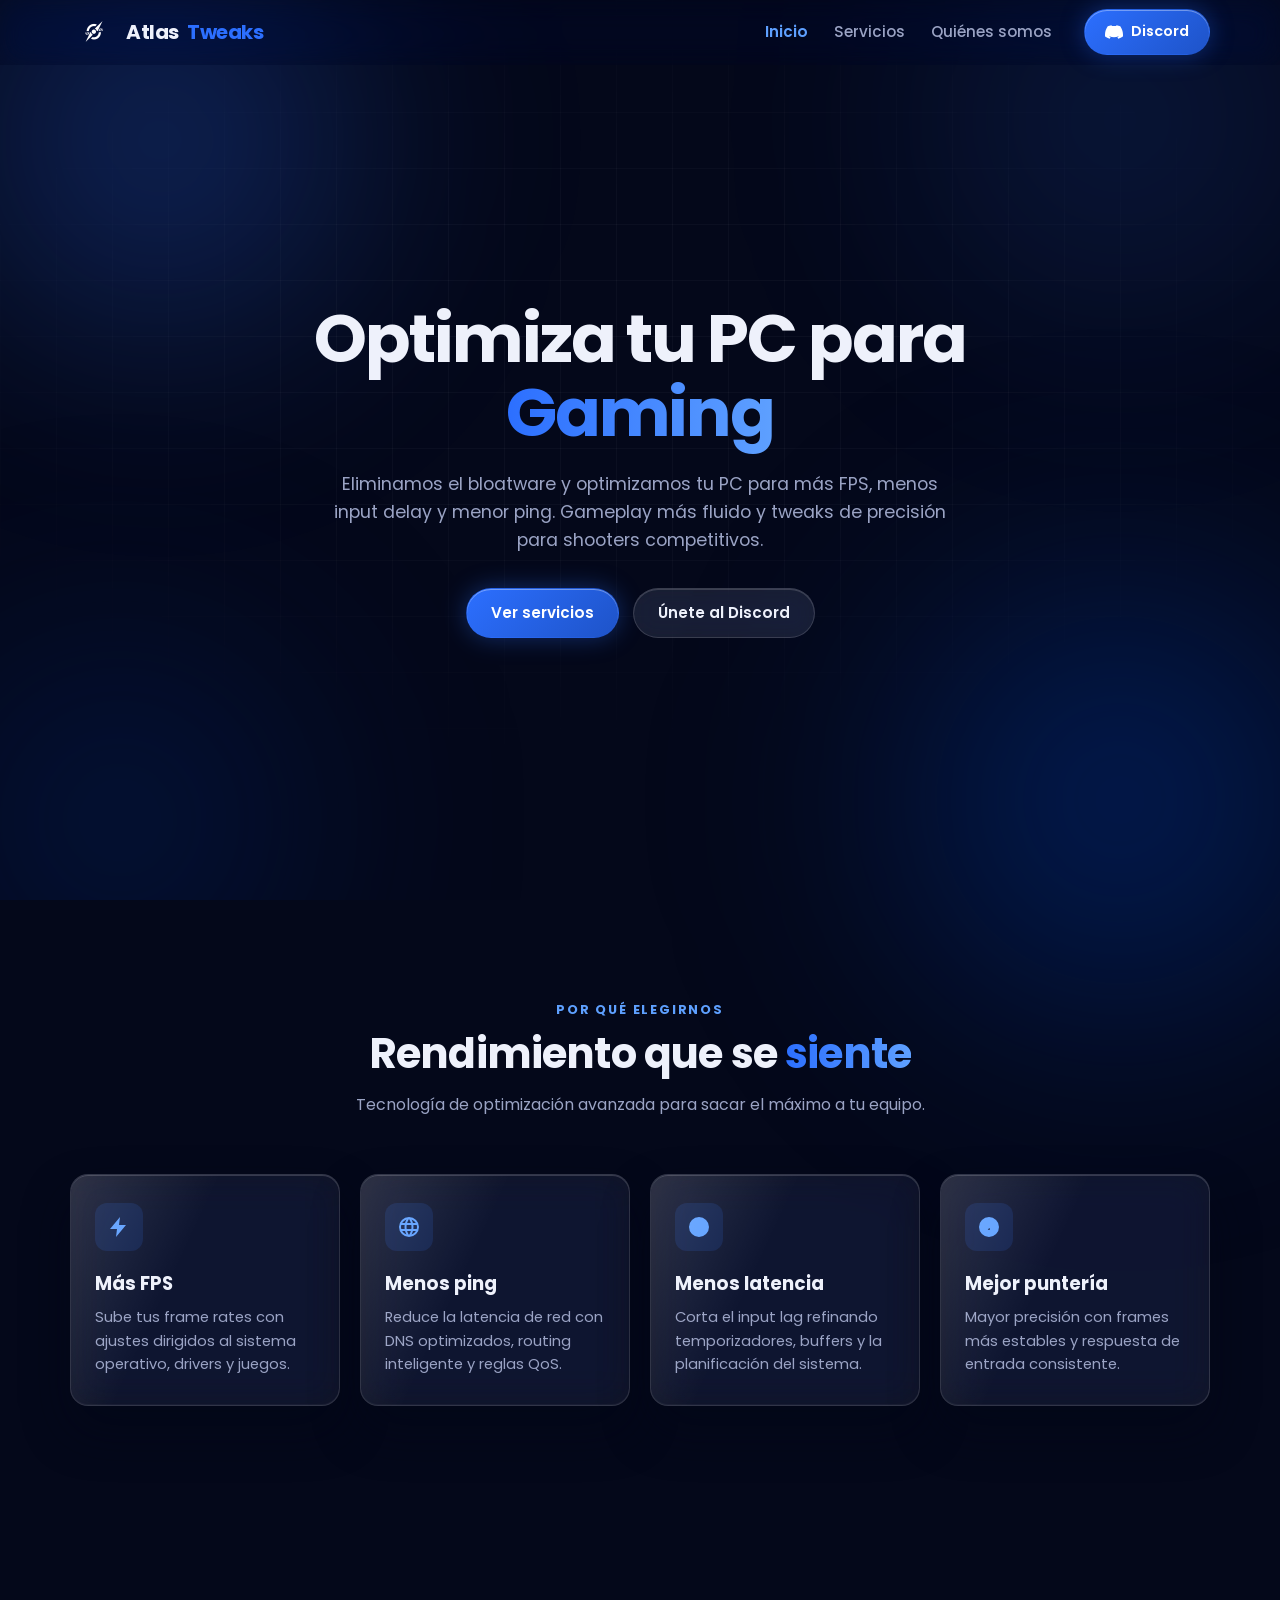
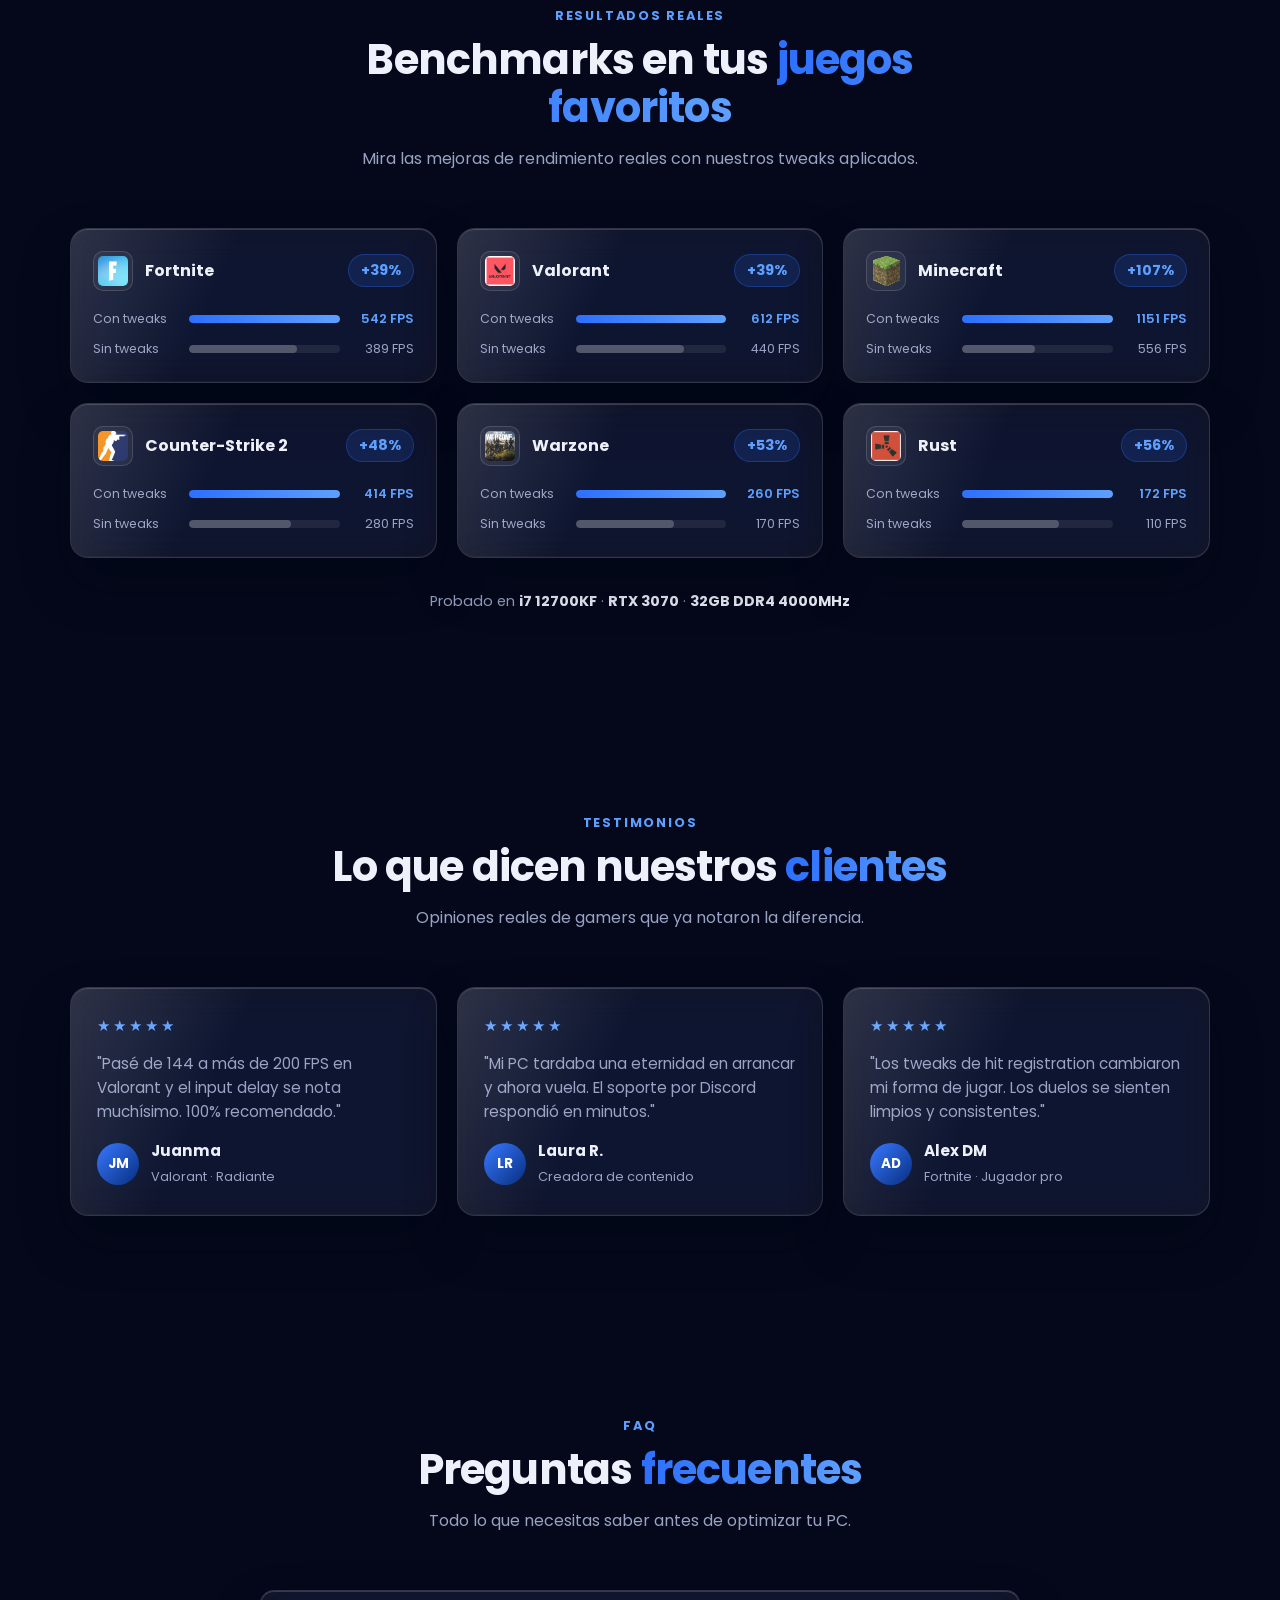
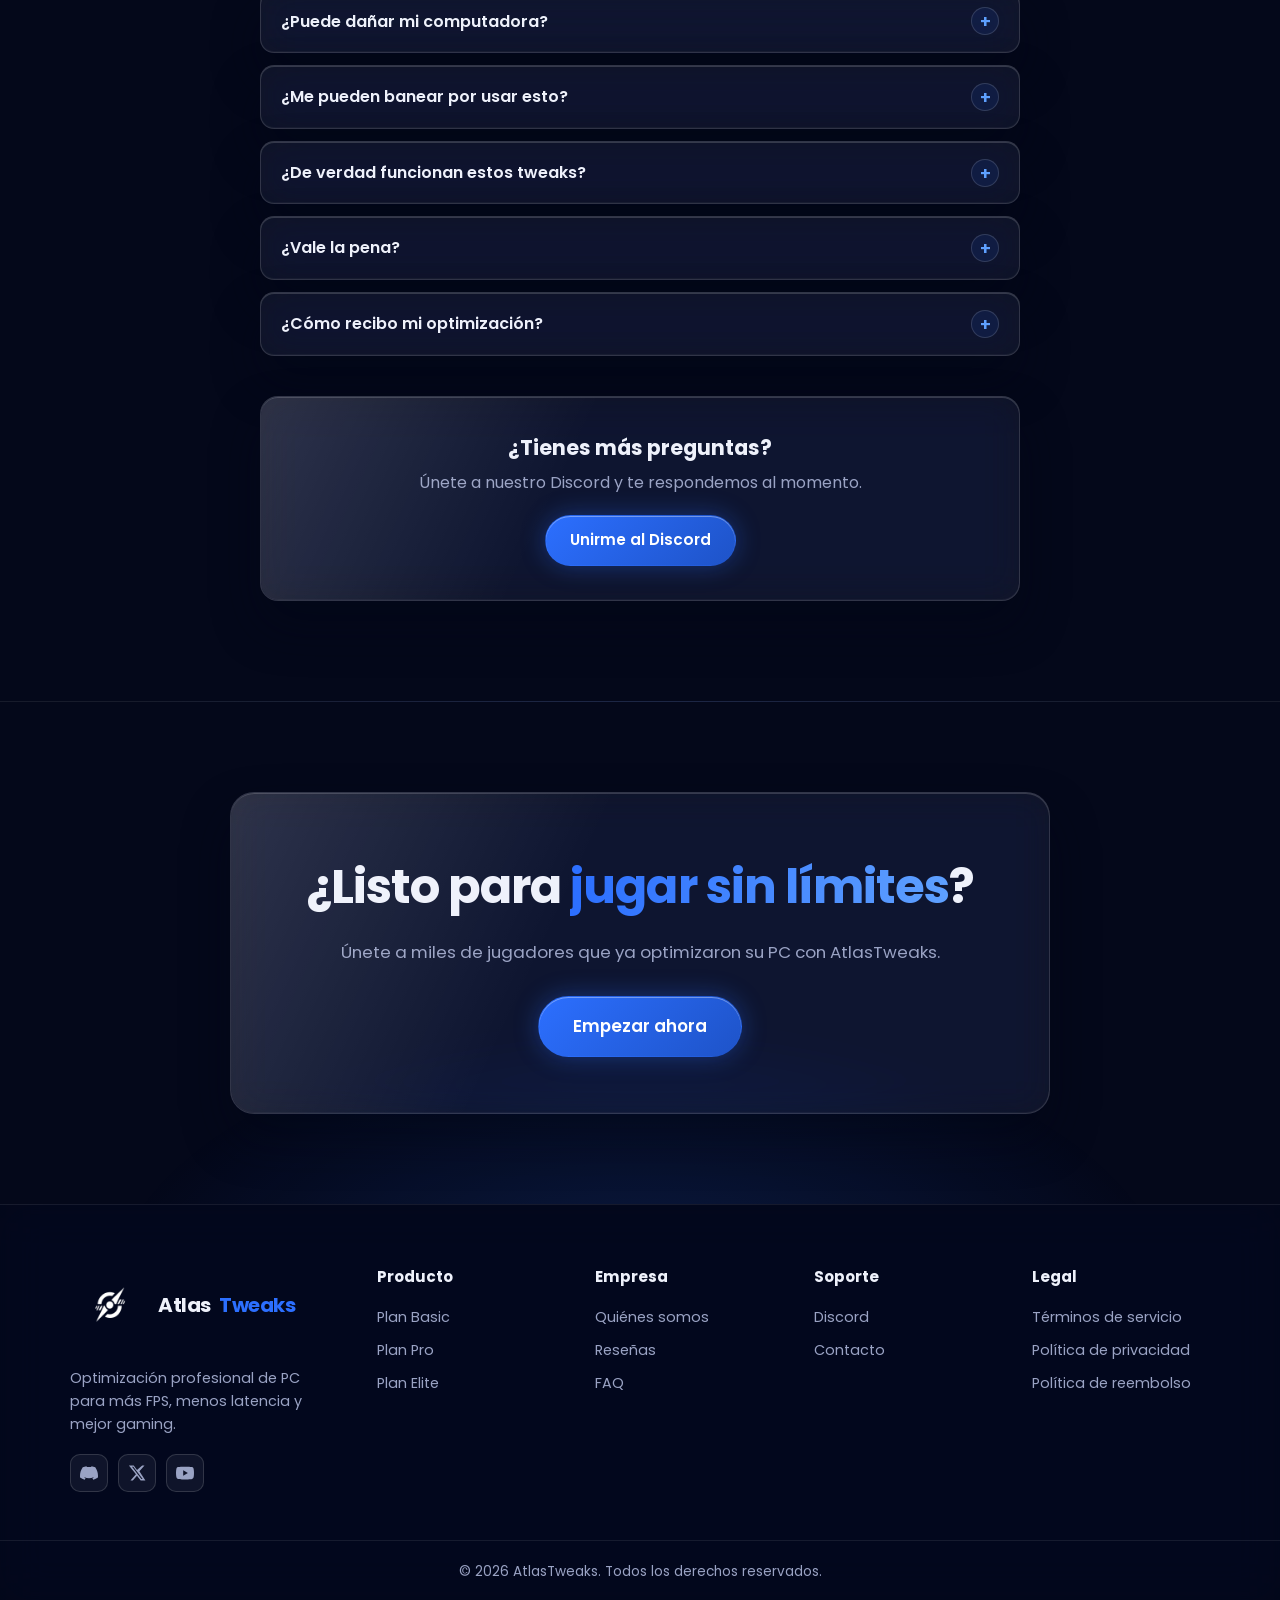
<file: index.html>
<!DOCTYPE html>
<html lang="es">
<head>
  <meta charset="UTF-8">
  <meta name="viewport" content="width=device-width, initial-scale=1.0">
  <meta name="color-scheme" content="dark">
  <meta name="darkreader-lock">
  <title>AtlasTweaks — Optimiza tu PC para Gaming</title>
  <meta name="description" content="Elimina el bloatware y optimiza tu PC para más FPS, menos ping y menor input delay. Gameplay más fluido y tweaks de precisión para juegos competitivos.">
  <link rel="icon" type="image/png" href="logo_altas_tweaks.png">
  <link rel="preconnect" href="https://fonts.googleapis.com">
  <link rel="preconnect" href="https://fonts.gstatic.com" crossorigin>
  <link href="https://fonts.googleapis.com/css2?family=Poppins:wght@400;500;600;700&display=swap" rel="stylesheet">
  <link rel="stylesheet" href="styles.css">
</head>
<body>
  <a class="skip-link" href="#main">Saltar al contenido</a>

  <header class="header" id="header">
    <nav class="nav container" aria-label="Navegación principal">
      <a href="index.html" class="logo">
        <img src="logo_altas_tweaks.png" alt="" class="logo-img">
        Atlas<span>Tweaks</span>
      </a>
      <ul class="nav-menu" id="nav-menu">
        <li><a href="index.html" class="nav-link active">Inicio</a></li>
        <li><a href="servicios.html" class="nav-link">Servicios</a></li>
        <li><a href="quienes-somos.html" class="nav-link">Quiénes somos</a></li>
      </ul>
      <a href="https://discord.gg/UvFCS2g6hP" class="btn btn-primary nav-cta" target="_blank" rel="noopener">
        <svg viewBox="0 0 24 24" fill="currentColor" aria-hidden="true"><path d="M20.32 4.37a19.8 19.8 0 0 0-4.89-1.52.07.07 0 0 0-.08.04c-.21.38-.44.87-.6 1.25a18.3 18.3 0 0 0-5.49 0 12.6 12.6 0 0 0-.61-1.25.08.08 0 0 0-.08-.04 19.7 19.7 0 0 0-4.88 1.52.07.07 0 0 0-.04.03C.53 9.05-.32 13.58.1 18.06a.08.08 0 0 0 .03.05 19.9 19.9 0 0 0 6 3.03.08.08 0 0 0 .08-.03c.46-.63.87-1.3 1.22-2a.08.08 0 0 0-.04-.11 13.1 13.1 0 0 1-1.87-.9.08.08 0 0 1-.01-.13c.13-.09.25-.19.37-.29a.07.07 0 0 1 .08-.01c3.93 1.8 8.18 1.8 12.06 0a.07.07 0 0 1 .08.01c.12.1.24.2.37.29a.08.08 0 0 1-.01.13c-.6.35-1.22.64-1.87.9a.08.08 0 0 0-.04.11c.36.7.77 1.37 1.22 2a.08.08 0 0 0 .08.03 19.8 19.8 0 0 0 6.02-3.03.08.08 0 0 0 .03-.05c.5-5.18-.84-9.68-3.55-13.66a.06.06 0 0 0-.03-.03Z"/></svg>
        Discord
      </a>
      <button class="nav-toggle" id="nav-toggle" aria-label="Abrir menú" aria-expanded="false" aria-controls="nav-menu">
        <span></span><span></span><span></span>
      </button>
    </nav>
  </header>

  <main id="main">
    <section class="hero">
      <div class="hero-bg" aria-hidden="true">
        <div class="glow glow-1"></div>
        <div class="glow glow-2"></div>
        <div class="grid-overlay"></div>
      </div>
      <div class="container hero-content">
        <h1 class="reveal">Optimiza tu PC para <span class="gradient-text">Gaming</span></h1>
        <p class="hero-sub reveal">Eliminamos el bloatware y optimizamos tu PC para más FPS, menos input delay y menor ping. Gameplay más fluido y tweaks de precisión para shooters competitivos.</p>
        <div class="hero-actions reveal">
          <a href="servicios.html" class="btn btn-primary">Ver servicios</a>
          <a href="https://discord.gg/UvFCS2g6hP" class="btn btn-ghost" target="_blank" rel="noopener">Únete al Discord</a>
        </div>
        
      </div>
    </section>

    <section class="section" id="beneficios">
      <div class="container">
        <div class="section-head reveal">
          <p class="section-tag">Por qué elegirnos</p>
          <h2>Rendimiento que se <span class="gradient-text">siente</span></h2>
          <p>Tecnología de optimización avanzada para sacar el máximo a tu equipo.</p>
        </div>
        <div class="cards-grid">
          <article class="card reveal">
            <div class="card-icon" aria-hidden="true">
              <svg viewBox="0 0 24 24" fill="currentColor"><path d="M13 2 3 14h7l-1 8 10-12h-7z"/></svg>
            </div>
            <h3>Más FPS</h3>
            <p>Sube tus frame rates con ajustes dirigidos al sistema operativo, drivers y juegos.</p>
          </article>
          <article class="card reveal">
            <div class="card-icon" aria-hidden="true">
              <svg viewBox="0 0 24 24" fill="currentColor"><path d="M12 2a10 10 0 1 0 0 20 10 10 0 0 0 0-20Zm6.9 6h-2.95a15.7 15.7 0 0 0-1.38-3.56A8.03 8.03 0 0 1 18.9 8ZM12 4.04c.83 1.2 1.48 2.53 1.91 3.96h-3.82A13.7 13.7 0 0 1 12 4.04ZM4.26 14a8.1 8.1 0 0 1 0-4h3.38a16.6 16.6 0 0 0 0 4H4.26Zm.84 2h2.95c.36 1.26.82 2.45 1.38 3.56A8.03 8.03 0 0 1 5.1 16Zm2.95-8H5.1a8.03 8.03 0 0 1 4.33-3.56A15.7 15.7 0 0 0 8.05 8ZM12 19.96a13.7 13.7 0 0 1-1.91-3.96h3.82c-.43 1.43-1.08 2.77-1.91 3.96ZM14.34 14H9.66a14.6 14.6 0 0 1 0-4h4.68a14.6 14.6 0 0 1 0 4Zm.23 5.56c.56-1.11 1.02-2.3 1.38-3.56h2.95a8.03 8.03 0 0 1-4.33 3.56ZM16.36 14a16.6 16.6 0 0 0 0-4h3.38a8.1 8.1 0 0 1 0 4h-3.38Z"/></svg>
            </div>
            <h3>Menos ping</h3>
            <p>Reduce la latencia de red con DNS optimizados, routing inteligente y reglas QoS.</p>
          </article>
          <article class="card reveal">
            <div class="card-icon" aria-hidden="true">
              <svg viewBox="0 0 24 24" fill="currentColor"><path d="M12 2a10 10 0 1 0 0 20 10 10 0 0 0 0-20Zm1 10.41V6h-2v7.41l4.29 4.3 1.42-1.42L13 12.41Z"/></svg>
            </div>
            <h3>Menos latencia</h3>
            <p>Corta el input lag refinando temporizadores, buffers y la planificación del sistema.</p>
          </article>
          <article class="card reveal">
            <div class="card-icon" aria-hidden="true">
              <svg viewBox="0 0 24 24" fill="currentColor"><path d="M12 2a10 10 0 1 0 0 20 10 10 0 0 0 0-20Zm1 10h4v-2h-3.17A3 3 0 0 0 13 8.17V5h-2v3.17A3 3 0 1 0 13 12Zm-1 3a1 1 0 1 1 0-2 1 1 0 0 1 0 2Z"/></svg>
            </div>
            <h3>Mejor puntería</h3>
            <p>Mayor precisión con frames más estables y respuesta de entrada consistente.</p>
          </article>
        </div>
      </div>
    </section>

    <section class="section" id="benchmarks">
      <div class="container">
        <div class="section-head reveal">
          <p class="section-tag">Resultados reales</p>
          <h2>Benchmarks en tus <span class="gradient-text">juegos favoritos</span></h2>
          <p>Mira las mejoras de rendimiento reales con nuestros tweaks aplicados.</p>
        </div>
        <div class="bench-grid">
          <article class="bench-card reveal" data-before="389" data-after="542">
            <div class="bench-top">
              <div class="bench-game">
                <img class="bench-logo-img" src="ICONOGAMES/FORNITE.jpg" alt="Fortnite" width="40" height="40">
                <h3>Fortnite</h3>
              </div>
              <span class="bench-gain">+39%</span>
            </div>
            <div class="bench-row">
              <span class="bench-label">Con tweaks</span>
              <div class="bench-bar"><div class="bench-fill bench-after"></div></div>
              <span class="bench-value bench-value-after">0 FPS</span>
            </div>
            <div class="bench-row">
              <span class="bench-label">Sin tweaks</span>
              <div class="bench-bar"><div class="bench-fill bench-base"></div></div>
              <span class="bench-value">0 FPS</span>
            </div>
          </article>
          <article class="bench-card reveal" data-before="440" data-after="612">
            <div class="bench-top">
              <div class="bench-game">
                <img class="bench-logo-img" src="ICONOGAMES/valorant.png" alt="Valorant" width="40" height="40">
                <h3>Valorant</h3>
              </div>
              <span class="bench-gain">+39%</span>
            </div>
            <div class="bench-row">
              <span class="bench-label">Con tweaks</span>
              <div class="bench-bar"><div class="bench-fill bench-after"></div></div>
              <span class="bench-value bench-value-after">0 FPS</span>
            </div>
            <div class="bench-row">
              <span class="bench-label">Sin tweaks</span>
              <div class="bench-bar"><div class="bench-fill bench-base"></div></div>
              <span class="bench-value">0 FPS</span>
            </div>
          </article>
          <article class="bench-card reveal" data-before="556" data-after="1151">
            <div class="bench-top">
              <div class="bench-game">
                <img class="bench-logo-img" src="ICONOGAMES/minecraft-1-logo-svg-vector.svg" alt="Minecraft" width="40" height="40">
                <h3>Minecraft</h3>
              </div>
              <span class="bench-gain">+107%</span>
            </div>
            <div class="bench-row">
              <span class="bench-label">Con tweaks</span>
              <div class="bench-bar"><div class="bench-fill bench-after"></div></div>
              <span class="bench-value bench-value-after">0 FPS</span>
            </div>
            <div class="bench-row">
              <span class="bench-label">Sin tweaks</span>
              <div class="bench-bar"><div class="bench-fill bench-base"></div></div>
              <span class="bench-value">0 FPS</span>
            </div>
          </article>
          <article class="bench-card reveal" data-before="280" data-after="414">
            <div class="bench-top">
              <div class="bench-game">
                <img class="bench-logo-img" src="ICONOGAMES/cs2NUEVO.jpg" alt="Counter-Strike 2">
                <h3>Counter-Strike 2</h3>
              </div>
              <span class="bench-gain">+48%</span>
            </div>
            <div class="bench-row">
              <span class="bench-label">Con tweaks</span>
              <div class="bench-bar"><div class="bench-fill bench-after"></div></div>
              <span class="bench-value bench-value-after">0 FPS</span>
            </div>
            <div class="bench-row">
              <span class="bench-label">Sin tweaks</span>
              <div class="bench-bar"><div class="bench-fill bench-base"></div></div>
              <span class="bench-value">0 FPS</span>
            </div>
          </article>
          <article class="bench-card reveal" data-before="170" data-after="260">
            <div class="bench-top">
              <div class="bench-game">
                <img class="bench-logo-img" src="ICONOGAMES/warzone.webp" alt="Warzone" width="40" height="40">
                <h3>Warzone</h3>
              </div>
              <span class="bench-gain">+53%</span>
            </div>
            <div class="bench-row">
              <span class="bench-label">Con tweaks</span>
              <div class="bench-bar"><div class="bench-fill bench-after"></div></div>
              <span class="bench-value bench-value-after">0 FPS</span>
            </div>
            <div class="bench-row">
              <span class="bench-label">Sin tweaks</span>
              <div class="bench-bar"><div class="bench-fill bench-base"></div></div>
              <span class="bench-value">0 FPS</span>
            </div>
          </article>
          <article class="bench-card reveal" data-before="110" data-after="172">
            <div class="bench-top">
              <div class="bench-game">
                <img class="bench-logo-img" src="ICONOGAMES/RustNuevo.jpg" alt="Rust">
                <h3>Rust</h3>
              </div>
              <span class="bench-gain">+56%</span>
            </div>
            <div class="bench-row">
              <span class="bench-label">Con tweaks</span>
              <div class="bench-bar"><div class="bench-fill bench-after"></div></div>
              <span class="bench-value bench-value-after">0 FPS</span>
            </div>
            <div class="bench-row">
              <span class="bench-label">Sin tweaks</span>
              <div class="bench-bar"><div class="bench-fill bench-base"></div></div>
              <span class="bench-value">0 FPS</span>
            </div>
          </article>
        </div>
        <p class="bench-note reveal">Probado en <strong>i7 12700KF</strong> · <strong>RTX 3070</strong> · <strong>32GB DDR4 4000MHz</strong></p>
      </div>
    </section>

    <section class="section" id="reseñas">
      <div class="container">
        <div class="section-head reveal">
          <p class="section-tag">Testimonios</p>
          <h2>Lo que dicen nuestros <span class="gradient-text">clientes</span></h2>
          <p>Opiniones reales de gamers que ya notaron la diferencia.</p>
        </div>
        <div class="reviews-grid">
          <article class="review-card reveal">
            <div class="review-stars" aria-label="5 de 5 estrellas">★★★★★</div>
            <p class="review-text">"Pasé de 144 a más de 200 FPS en Valorant y el input delay se nota muchísimo. 100% recomendado."</p>
            <div class="review-author">
              <span class="avatar" aria-hidden="true">JM</span>
              <div>
                <strong>Juanma</strong>
                <span>Valorant · Radiante</span>
              </div>
            </div>
          </article>
          <article class="review-card reveal">
            <div class="review-stars" aria-label="5 de 5 estrellas">★★★★★</div>
            <p class="review-text">"Mi PC tardaba una eternidad en arrancar y ahora vuela. El soporte por Discord respondió en minutos."</p>
            <div class="review-author">
              <span class="avatar" aria-hidden="true">LR</span>
              <div>
                <strong>Laura R.</strong>
                <span>Creadora de contenido</span>
              </div>
            </div>
          </article>
          <article class="review-card reveal">
            <div class="review-stars" aria-label="5 de 5 estrellas">★★★★★</div>
            <p class="review-text">"Los tweaks de hit registration cambiaron mi forma de jugar. Los duelos se sienten limpios y consistentes."</p>
            <div class="review-author">
              <span class="avatar" aria-hidden="true">AD</span>
              <div>
                <strong>Alex DM</strong>
                <span>Fortnite · Jugador pro</span>
              </div>
            </div>
          </article>
        </div>
      </div>
    </section>

    <section class="section" id="faq">
      <div class="container container-narrow">
        <div class="section-head reveal">
          <p class="section-tag">FAQ</p>
          <h2>Preguntas <span class="gradient-text">frecuentes</span></h2>
          <p>Todo lo que necesitas saber antes de optimizar tu PC.</p>
        </div>
        <div class="faq-list reveal">
          <details class="faq-item">
            <summary>¿Puede dañar mi computadora?</summary>
            <div class="faq-body"><p>No, al contrario: al reducir la carga y eliminar apps de fondo inútiles, puede alargar la vida útil de tu equipo.</p></div>
          </details>
          <details class="faq-item">
            <summary>¿Me pueden banear por usar esto?</summary>
            <div class="faq-body"><p>No. Optimizar tu propio sistema operativo no viola las normas de ningún juego. No usamos ni inyectamos nada dentro de los juegos.</p></div>
          </details>
          <details class="faq-item">
            <summary>¿De verdad funcionan estos tweaks?</summary>
            <div class="faq-body"><p>Sí. Los benchmarks de arriba muestran mediciones reales en hardware especificado. También puedes unirte a nuestro Discord para ver más pruebas de la comunidad.</p></div>
          </details>
          <details class="faq-item">
            <summary>¿Vale la pena?</summary>
            <div class="faq-body"><p>Sí: piénsalo como una mejora de PC por una fracción del precio de un componente nuevo.</p></div>
          </details>
          <details class="faq-item">
            <summary>¿Cómo recibo mi optimización?</summary>
            <div class="faq-body"><p>Tras la compra recibirás acceso al panel de descargas y a la guía paso a paso. Si prefieres, un técnico lo aplica contigo en una sesión remota.</p></div>
          </details>
        </div>
        <div class="faq-cta reveal">
          <h3>¿Tienes más preguntas?</h3>
          <p>Únete a nuestro Discord y te respondemos al momento.</p>
          <a href="https://discord.gg/UvFCS2g6hP" class="btn btn-primary" target="_blank" rel="noopener">Unirme al Discord</a>
        </div>
      </div>
    </section>

    <section class="cta-final">
      <div class="container cta-final-inner reveal">
        <h2>¿Listo para <span class="gradient-text">jugar sin límites</span>?</h2>
        <p>Únete a miles de jugadores que ya optimizaron su PC con AtlasTweaks.</p>
        <a href="servicios.html" class="btn btn-primary btn-lg">Empezar ahora</a>
      </div>
    </section>
  </main>

  <footer class="footer">
    <div class="container footer-grid">
      <div class="footer-brand">
        <a href="index.html" class="logo">
          <img src="logo_altas_tweaks.png" alt="" class="logo-img">
          Atlas<span>Tweaks</span>
        </a>
        <p>Optimización profesional de PC para más FPS, menos latencia y mejor gaming.</p>
        <div class="socials">
          <a href="https://discord.gg/UvFCS2g6hP" aria-label="Discord" target="_blank" rel="noopener">
            <svg viewBox="0 0 24 24" fill="currentColor"><path d="M20.32 4.37a19.8 19.8 0 0 0-4.89-1.52.07.07 0 0 0-.08.04c-.21.38-.44.87-.6 1.25a18.3 18.3 0 0 0-5.49 0 12.6 12.6 0 0 0-.61-1.25.08.08 0 0 0-.08-.04 19.7 19.7 0 0 0-4.88 1.52.07.07 0 0 0-.04.03C.53 9.05-.32 13.58.1 18.06a.08.08 0 0 0 .03.05 19.9 19.9 0 0 0 6 3.03.08.08 0 0 0 .08-.03c.46-.63.87-1.3 1.22-2a.08.08 0 0 0-.04-.11 13.1 13.1 0 0 1-1.87-.9.08.08 0 0 1-.01-.13c.13-.09.25-.19.37-.29a.07.07 0 0 1 .08-.01c3.93 1.8 8.18 1.8 12.06 0a.07.07 0 0 1 .08.01c.12.1.24.2.37.29a.08.08 0 0 1-.01.13c-.6.35-1.22.64-1.87.9a.08.08 0 0 0-.04.11c.36.7.77 1.37 1.22 2a.08.08 0 0 0 .08.03 19.8 19.8 0 0 0 6.02-3.03.08.08 0 0 0 .03-.05c.5-5.18-.84-9.68-3.55-13.66a.06.06 0 0 0-.03-.03Z"/></svg>
          </a>
          <a href="#" aria-label="X (Twitter)">
            <svg viewBox="0 0 24 24" fill="currentColor"><path d="M18.9 2H22l-6.8 7.8L23.2 22h-6.3l-4.9-6.4L6.4 22H3.3l7.3-8.3L1.2 2h6.4l4.4 5.9L18.9 2Zm-1.1 18.1h1.7L7.1 3.8H5.3l12.5 16.3Z"/></svg>
          </a>
          <a href="#" aria-label="YouTube">
            <svg viewBox="0 0 24 24" fill="currentColor"><path d="M23.5 6.2a3 3 0 0 0-2.1-2.1C19.5 3.5 12 3.5 12 3.5s-7.5 0-9.4.6A3 3 0 0 0 .5 6.2 31.3 31.3 0 0 0 0 12c0 2 .2 4 .5 5.8a3 3 0 0 0 2.1 2.1c1.9.6 9.4.6 9.4.6s7.5 0 9.4-.6a3 3 0 0 0 2.1-2.1c.3-1.9.5-3.8.5-5.8s-.2-4-.5-5.8ZM9.6 15.6V8.4L15.8 12l-6.2 3.6Z"/></svg>
          </a>
        </div>
      </div>
      <nav class="footer-col" aria-label="Producto">
        <h4>Producto</h4>
        <a href="servicios.html">Plan Basic</a>
        <a href="servicios.html">Plan Pro</a>
        <a href="servicios.html">Plan Elite</a>
      </nav>
      <nav class="footer-col" aria-label="Empresa">
        <h4>Empresa</h4>
        <a href="quienes-somos.html">Quiénes somos</a>
        <a href="index.html#reseñas">Reseñas</a>
        <a href="index.html#faq">FAQ</a>
      </nav>
      <nav class="footer-col" aria-label="Soporte">
        <h4>Soporte</h4>
        <a href="https://discord.gg/UvFCS2g6hP" target="_blank" rel="noopener">Discord</a>
        <a href="mailto:hola@atlastweaks.example">Contacto</a>
      </nav>
      <nav class="footer-col" aria-label="Legal">
        <h4>Legal</h4>
        <a href="#">Términos de servicio</a>
        <a href="#">Política de privacidad</a>
        <a href="#">Política de reembolso</a>
      </nav>
    </div>
    <div class="footer-bottom">
      <div class="container">
        <p>© <span id="year">2026</span> AtlasTweaks. Todos los derechos reservados.</p>
      </div>
    </div>
  </footer>

  <script src="script.js"></script>
</body>
</html>
</file>
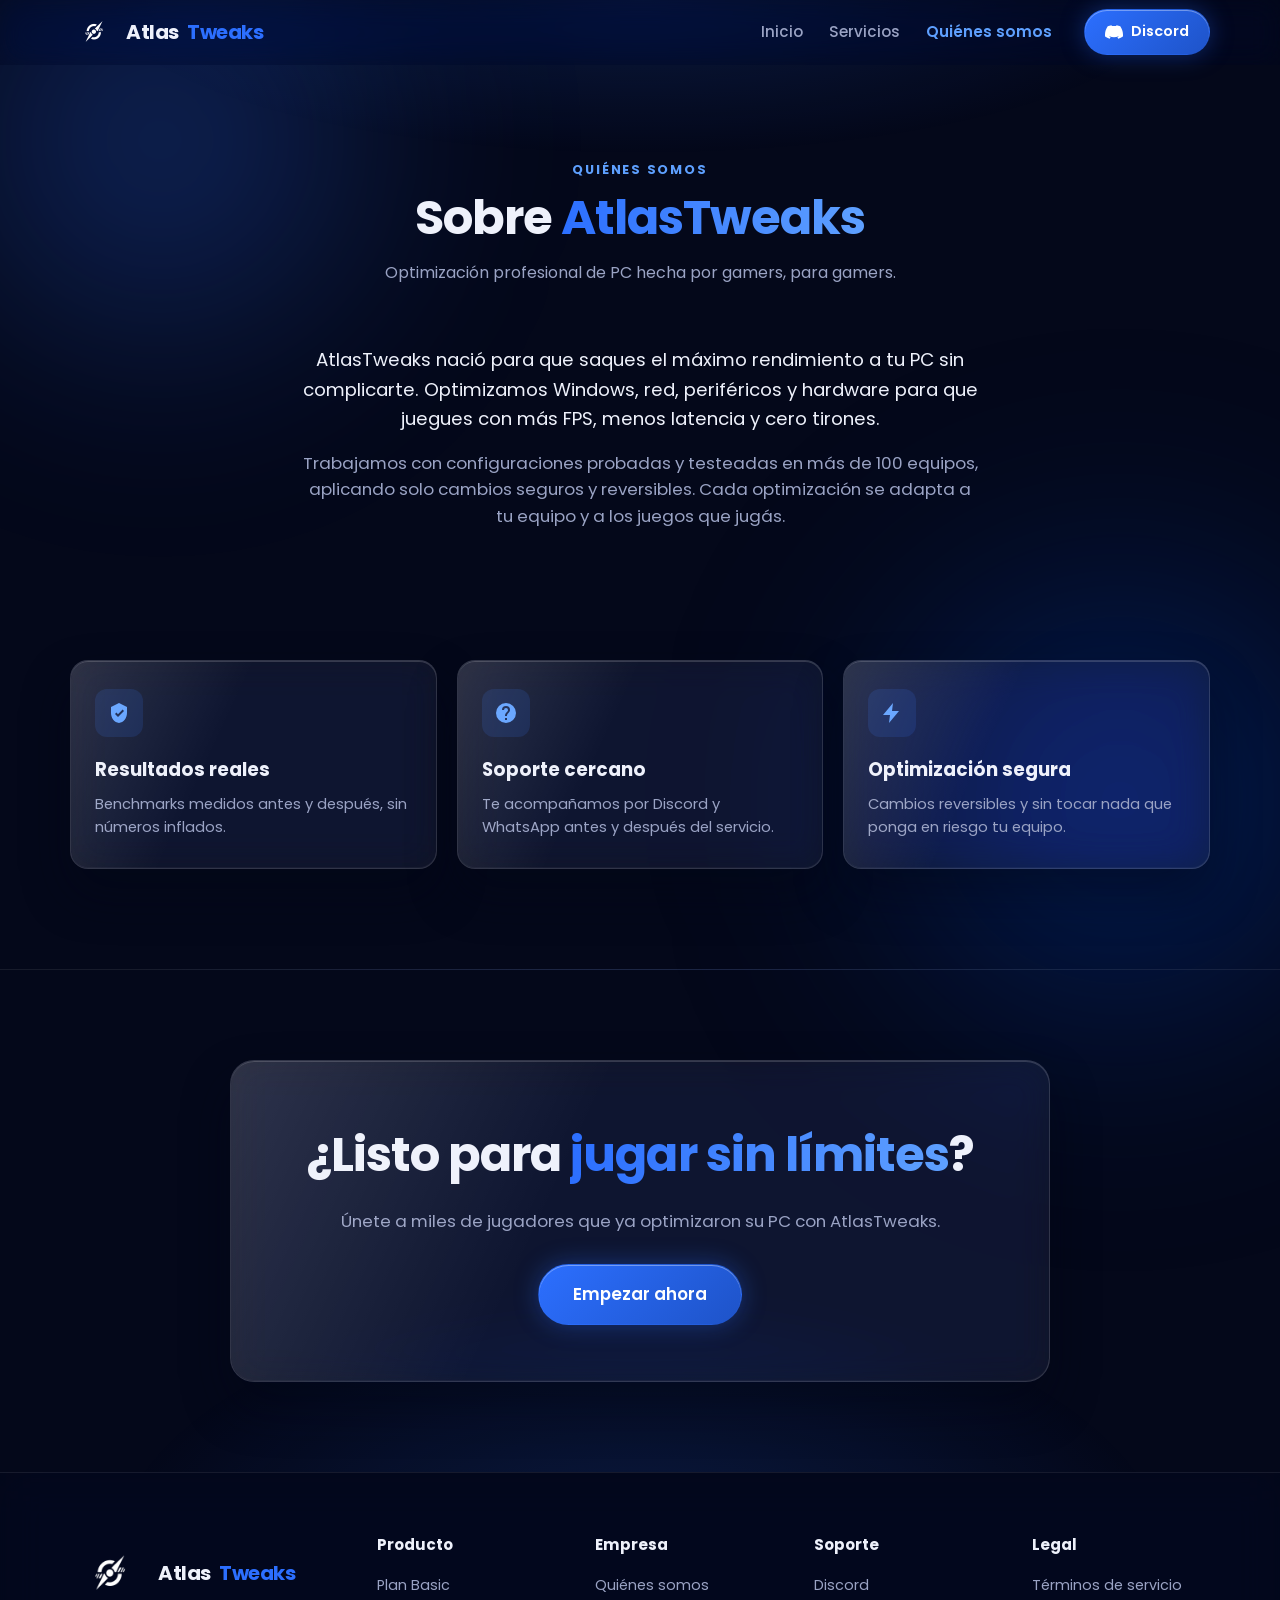
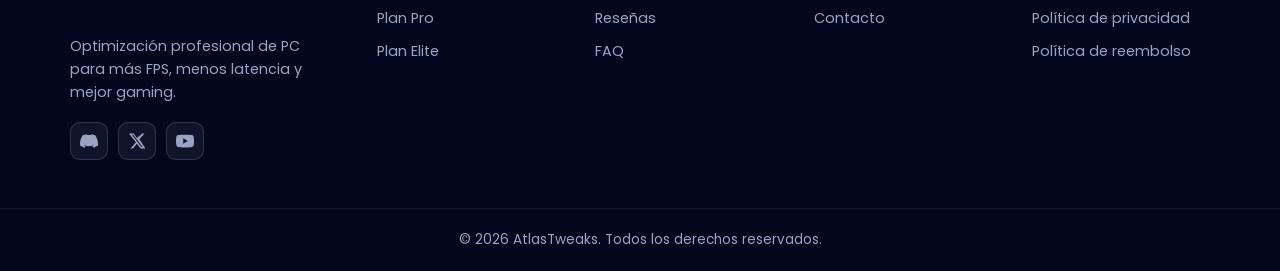
<file: quienes-somos.html>
<!DOCTYPE html>
<html lang="es">
<head>
  <meta charset="UTF-8">
  <meta name="viewport" content="width=device-width, initial-scale=1.0">
  <meta name="color-scheme" content="dark">
  <meta name="darkreader-lock">
  <title>Quiénes somos — AtlasTweaks</title>
  <meta name="description" content="Conocé AtlasTweaks: optimización profesional de PC para gaming. Resultados reales, soporte cercano y optimización segura.">
  <link rel="icon" type="image/png" href="logo_altas_tweaks.png">
  <link rel="preconnect" href="https://fonts.googleapis.com">
  <link rel="preconnect" href="https://fonts.gstatic.com" crossorigin>
  <link href="https://fonts.googleapis.com/css2?family=Poppins:wght@400;500;600;700&display=swap" rel="stylesheet">
  <link rel="stylesheet" href="styles.css">
</head>
<body>
  <a class="skip-link" href="#main">Saltar al contenido</a>

  <header class="header" id="header">
    <nav class="nav container" aria-label="Navegación principal">
      <a href="index.html" class="logo">
        <img src="logo_altas_tweaks.png" alt="" class="logo-img">
        Atlas<span>Tweaks</span>
      </a>
      <ul class="nav-menu" id="nav-menu">
        <li><a href="index.html" class="nav-link">Inicio</a></li>
        <li><a href="servicios.html" class="nav-link">Servicios</a></li>
        <li><a href="quienes-somos.html" class="nav-link active">Quiénes somos</a></li>
      </ul>
      <a href="https://discord.gg/UvFCS2g6hP" class="btn btn-primary nav-cta" target="_blank" rel="noopener">
        <svg viewBox="0 0 24 24" fill="currentColor" aria-hidden="true"><path d="M20.32 4.37a19.8 19.8 0 0 0-4.89-1.52.07.07 0 0 0-.08.04c-.21.38-.44.87-.6 1.25a18.3 18.3 0 0 0-5.49 0 12.6 12.6 0 0 0-.61-1.25.08.08 0 0 0-.08-.04 19.7 19.7 0 0 0-4.88 1.52.07.07 0 0 0-.04.03C.53 9.05-.32 13.58.1 18.06a.08.08 0 0 0 .03.05 19.9 19.9 0 0 0 6 3.03.08.08 0 0 0 .08-.03c.46-.63.87-1.3 1.22-2a.08.08 0 0 0-.04-.11 13.1 13.1 0 0 1-1.87-.9.08.08 0 0 1-.01-.13c.13-.09.25-.19.37-.29a.07.07 0 0 1 .08-.01c3.93 1.8 8.18 1.8 12.06 0a.07.07 0 0 1 .08.01c.12.1.24.2.37.29a.08.08 0 0 1-.01.13c-.6.35-1.22.64-1.87.9a.08.08 0 0 0-.04.11c.36.7.77 1.37 1.22 2a.08.08 0 0 0 .08.03 19.8 19.8 0 0 0 6.02-3.03.08.08 0 0 0 .03-.05c.5-5.18-.84-9.68-3.55-13.66a.06.06 0 0 0-.03-.03Z"/></svg>
        Discord
      </a>
      <button class="nav-toggle" id="nav-toggle" aria-label="Abrir menú" aria-expanded="false" aria-controls="nav-menu">
        <span></span><span></span><span></span>
      </button>
    </nav>
  </header>

  <main id="main">
    <section class="page-hero">
      <div class="container">
        <p class="section-tag">Quiénes somos</p>
        <h1>Sobre <span class="gradient-text">AtlasTweaks</span></h1>
        <p>Optimización profesional de PC hecha por gamers, para gamers.</p>
      </div>
    </section>

    <section class="section section-flow">
      <div class="container container-narrow">
        <div class="about-text reveal">
          <p>AtlasTweaks nació para que saques el máximo rendimiento a tu PC sin complicarte. Optimizamos Windows, red, periféricos y hardware para que juegues con más FPS, menos latencia y cero tirones.</p>
          <p>Trabajamos con configuraciones probadas y testeadas en más de 100 equipos, aplicando solo cambios seguros y reversibles. Cada optimización se adapta a tu equipo y a los juegos que jugás.</p>
        </div>
      </div>
    </section>

    <section class="section section-flow">
      <div class="container">
        <div class="cards-grid three">
          <article class="card reveal">
            <div class="card-icon" aria-hidden="true">
              <svg viewBox="0 0 24 24" fill="currentColor"><path d="M12 2 4 6v6c0 5 3.4 9.4 8 10 4.6-.6 8-5 8-10V6l-8-4Zm-1 14-3-3 1.4-1.4L11 13.2l4.6-4.6L17 10l-6 6Z"/></svg>
            </div>
            <h3>Resultados reales</h3>
            <p>Benchmarks medidos antes y después, sin números inflados.</p>
          </article>
          <article class="card reveal">
            <div class="card-icon" aria-hidden="true">
              <svg viewBox="0 0 24 24" fill="currentColor"><path d="M12 2a10 10 0 1 0 0 20 10 10 0 0 0 0-20Zm1 17h-2v-2h2v2Zm2.07-7.75-.9.92C13.45 12.9 13 13.5 13 15h-2v-.5c0-1.1.45-2.1 1.17-2.83l1.24-1.26c.37-.36.59-.86.59-1.41a2 2 0 0 0-4 0H8a4 4 0 0 1 8 0c0 .88-.36 1.68-.93 2.25Z"/></svg>
            </div>
            <h3>Soporte cercano</h3>
            <p>Te acompañamos por Discord y WhatsApp antes y después del servicio.</p>
          </article>
          <article class="card reveal">
            <div class="card-icon" aria-hidden="true">
              <svg viewBox="0 0 24 24" fill="currentColor"><path d="M13 2 3 14h7l-1 8 10-12h-7z"/></svg>
            </div>
            <h3>Optimización segura</h3>
            <p>Cambios reversibles y sin tocar nada que ponga en riesgo tu equipo.</p>
          </article>
        </div>
      </div>
    </section>

    <section class="cta-final">
      <div class="container cta-final-inner reveal">
        <h2>¿Listo para <span class="gradient-text">jugar sin límites</span>?</h2>
        <p>Únete a miles de jugadores que ya optimizaron su PC con AtlasTweaks.</p>
        <a href="servicios.html" class="btn btn-primary btn-lg">Empezar ahora</a>
      </div>
    </section>
  </main>

  <footer class="footer">
    <div class="container footer-grid">
      <div class="footer-brand">
        <a href="index.html" class="logo">
          <img src="logo_altas_tweaks.png" alt="" class="logo-img">
          Atlas<span>Tweaks</span>
        </a>
        <p>Optimización profesional de PC para más FPS, menos latencia y mejor gaming.</p>
        <div class="socials">
          <a href="https://discord.gg/UvFCS2g6hP" aria-label="Discord" target="_blank" rel="noopener">
            <svg viewBox="0 0 24 24" fill="currentColor"><path d="M20.32 4.37a19.8 19.8 0 0 0-4.89-1.52.07.07 0 0 0-.08.04c-.21.38-.44.87-.6 1.25a18.3 18.3 0 0 0-5.49 0 12.6 12.6 0 0 0-.61-1.25.08.08 0 0 0-.08-.04 19.7 19.7 0 0 0-4.88 1.52.07.07 0 0 0-.04.03C.53 9.05-.32 13.58.1 18.06a.08.08 0 0 0 .03.05 19.9 19.9 0 0 0 6 3.03.08.08 0 0 0 .08-.03c.46-.63.87-1.3 1.22-2a.08.08 0 0 0-.04-.11 13.1 13.1 0 0 1-1.87-.9.08.08 0 0 1-.01-.13c.13-.09.25-.19.37-.29a.07.07 0 0 1 .08-.01c3.93 1.8 8.18 1.8 12.06 0a.07.07 0 0 1 .08.01c.12.1.24.2.37.29a.08.08 0 0 1-.01.13c-.6.35-1.22.64-1.87.9a.08.08 0 0 0-.04.11c.36.7.77 1.37 1.22 2a.08.08 0 0 0 .08.03 19.8 19.8 0 0 0 6.02-3.03.08.08 0 0 0 .03-.05c.5-5.18-.84-9.68-3.55-13.66a.06.06 0 0 0-.03-.03Z"/></svg>
          </a>
          <a href="#" aria-label="X (Twitter)">
            <svg viewBox="0 0 24 24" fill="currentColor"><path d="M18.9 2H22l-6.8 7.8L23.2 22h-6.3l-4.9-6.4L6.4 22H3.3l7.3-8.3L1.2 2h6.4l4.4 5.9L18.9 2Zm-1.1 18.1h1.7L7.1 3.8H5.3l12.5 16.3Z"/></svg>
          </a>
          <a href="#" aria-label="YouTube">
            <svg viewBox="0 0 24 24" fill="currentColor"><path d="M23.5 6.2a3 3 0 0 0-2.1-2.1C19.5 3.5 12 3.5 12 3.5s-7.5 0-9.4.6A3 3 0 0 0 .5 6.2 31.3 31.3 0 0 0 0 12c0 2 .2 4 .5 5.8a3 3 0 0 0 2.1 2.1c1.9.6 9.4.6 9.4.6s7.5 0 9.4-.6a3 3 0 0 0 2.1-2.1c.3-1.9.5-3.8.5-5.8s-.2-4-.5-5.8ZM9.6 15.6V8.4L15.8 12l-6.2 3.6Z"/></svg>
          </a>
        </div>
      </div>
      <nav class="footer-col" aria-label="Producto">
        <h4>Producto</h4>
        <a href="servicios.html">Plan Basic</a>
        <a href="servicios.html">Plan Pro</a>
        <a href="servicios.html">Plan Elite</a>
      </nav>
      <nav class="footer-col" aria-label="Empresa">
        <h4>Empresa</h4>
        <a href="quienes-somos.html">Quiénes somos</a>
        <a href="index.html#reseñas">Reseñas</a>
        <a href="index.html#faq">FAQ</a>
      </nav>
      <nav class="footer-col" aria-label="Soporte">
        <h4>Soporte</h4>
        <a href="https://discord.gg/UvFCS2g6hP" target="_blank" rel="noopener">Discord</a>
        <a href="mailto:hola@atlastweaks.example">Contacto</a>
      </nav>
      <nav class="footer-col" aria-label="Legal">
        <h4>Legal</h4>
        <a href="#">Términos de servicio</a>
        <a href="#">Política de privacidad</a>
        <a href="#">Política de reembolso</a>
      </nav>
    </div>
    <div class="footer-bottom">
      <div class="container">
        <p>© <span id="year">2026</span> AtlasTweaks. Todos los derechos reservados.</p>
      </div>
    </div>
  </footer>

  <script src="script.js"></script>
</body>
</html>
</file>
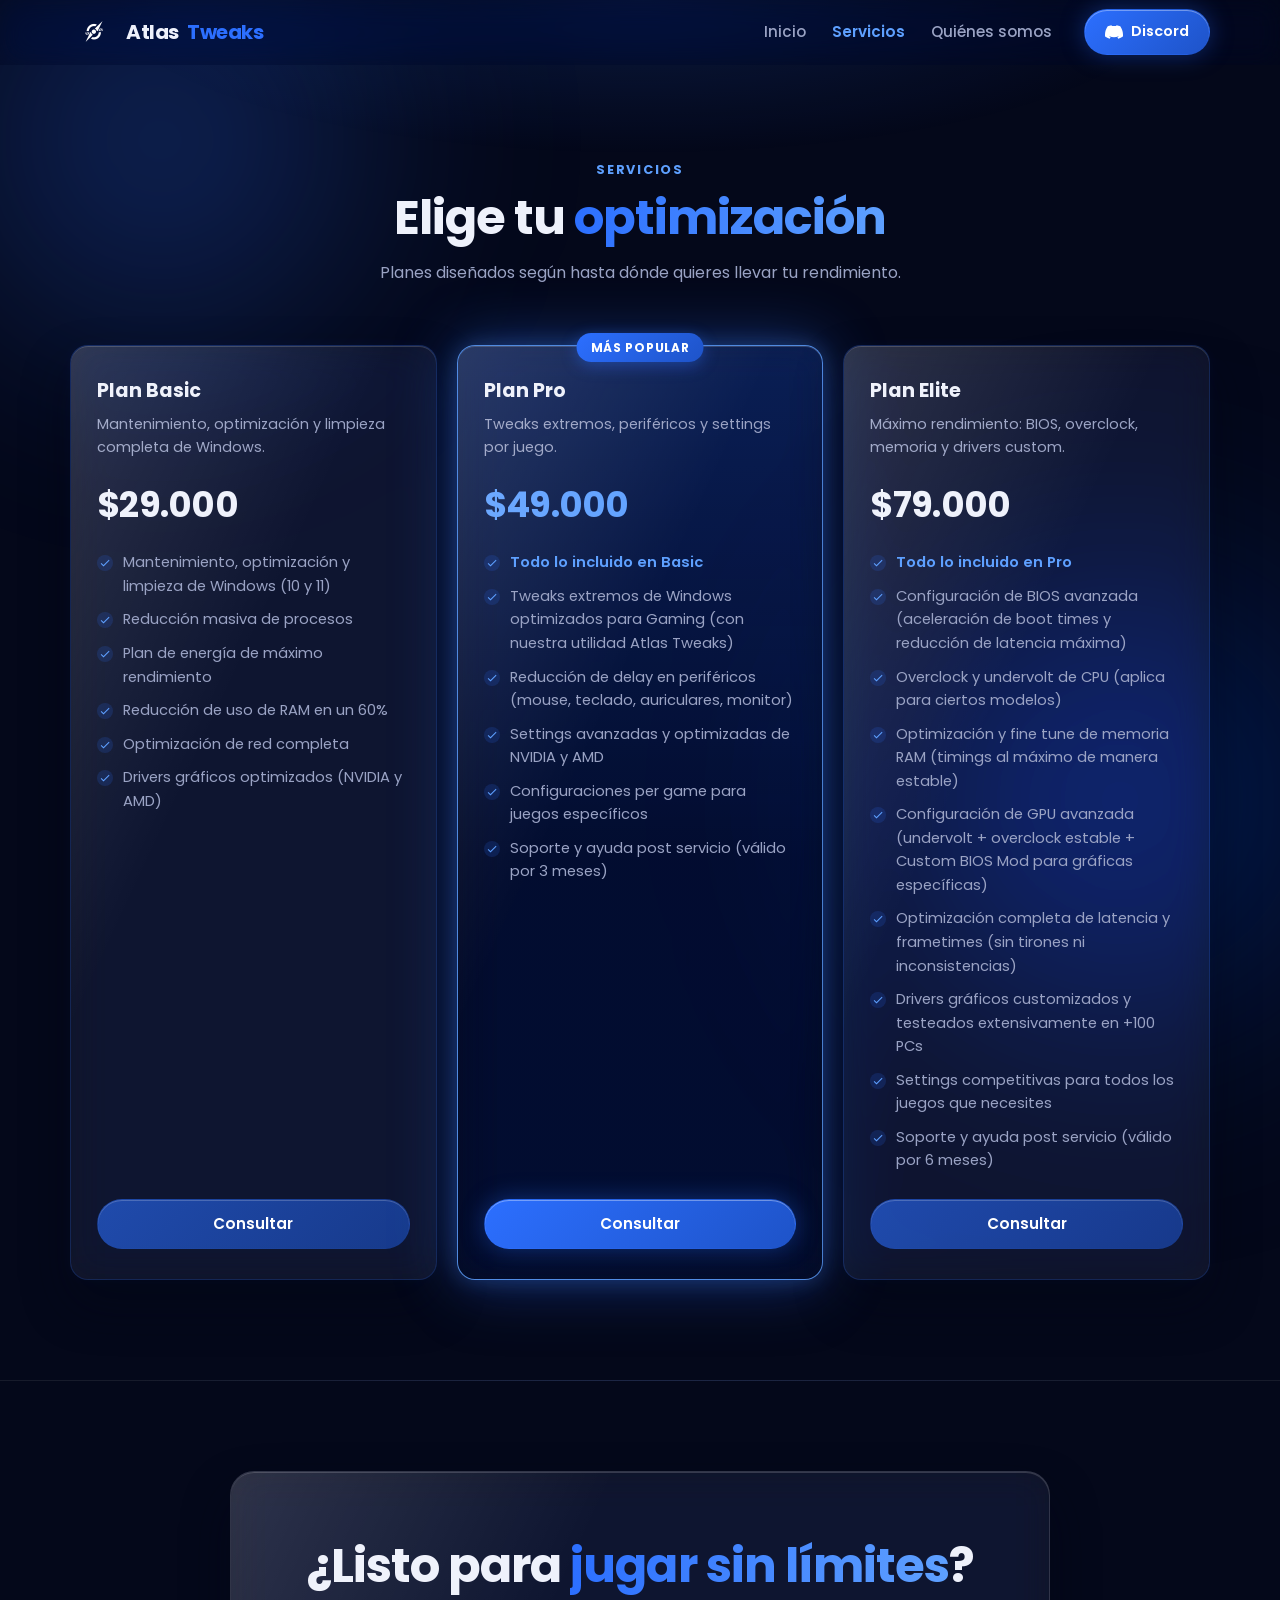
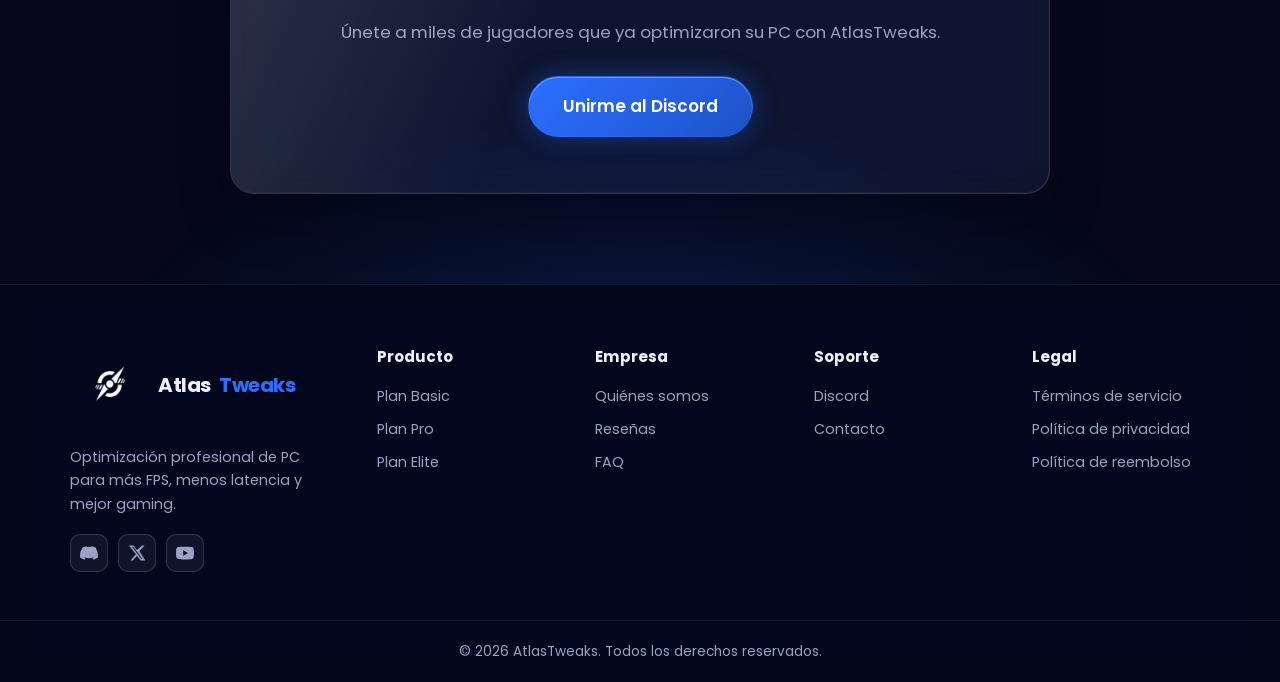
<file: servicios.html>
<!DOCTYPE html>
<html lang="es">
<head>
  <meta charset="UTF-8">
  <meta name="viewport" content="width=device-width, initial-scale=1.0">
  <meta name="color-scheme" content="dark">
  <meta name="darkreader-lock">
  <title>Servicios — AtlasTweaks</title>
  <meta name="description" content="Planes Basic, Pro y Elite de optimización de AtlasTweaks: Windows, periféricos, BIOS, overclock, memoria RAM y drivers custom.">
  <link rel="icon" type="image/png" href="logo_altas_tweaks.png">
  <link rel="preconnect" href="https://fonts.googleapis.com">
  <link rel="preconnect" href="https://fonts.gstatic.com" crossorigin>
  <link href="https://fonts.googleapis.com/css2?family=Poppins:wght@400;500;600;700&display=swap" rel="stylesheet">
  <link rel="stylesheet" href="styles.css">
</head>
<body>
  <a class="skip-link" href="#main">Saltar al contenido</a>

  <header class="header" id="header">
    <nav class="nav container" aria-label="Navegación principal">
      <a href="index.html" class="logo">
        <img src="logo_altas_tweaks.png" alt="" class="logo-img">
        Atlas<span>Tweaks</span>
      </a>
      <ul class="nav-menu" id="nav-menu">
        <li><a href="index.html" class="nav-link">Inicio</a></li>
        <li><a href="servicios.html" class="nav-link active">Servicios</a></li>
        <li><a href="quienes-somos.html" class="nav-link">Quiénes somos</a></li>
      </ul>
      <a href="https://discord.gg/UvFCS2g6hP" class="btn btn-primary nav-cta" target="_blank" rel="noopener">
        <svg viewBox="0 0 24 24" fill="currentColor" aria-hidden="true"><path d="M20.32 4.37a19.8 19.8 0 0 0-4.89-1.52.07.07 0 0 0-.08.04c-.21.38-.44.87-.6 1.25a18.3 18.3 0 0 0-5.49 0 12.6 12.6 0 0 0-.61-1.25.08.08 0 0 0-.08-.04 19.7 19.7 0 0 0-4.88 1.52.07.07 0 0 0-.04.03C.53 9.05-.32 13.58.1 18.06a.08.08 0 0 0 .03.05 19.9 19.9 0 0 0 6 3.03.08.08 0 0 0 .08-.03c.46-.63.87-1.3 1.22-2a.08.08 0 0 0-.04-.11 13.1 13.1 0 0 1-1.87-.9.08.08 0 0 1-.01-.13c.13-.09.25-.19.37-.29a.07.07 0 0 1 .08-.01c3.93 1.8 8.18 1.8 12.06 0a.07.07 0 0 1 .08.01c.12.1.24.2.37.29a.08.08 0 0 1-.01.13c-.6.35-1.22.64-1.87.9a.08.08 0 0 0-.04.11c.36.7.77 1.37 1.22 2a.08.08 0 0 0 .08.03 19.8 19.8 0 0 0 6.02-3.03.08.08 0 0 0 .03-.05c.5-5.18-.84-9.68-3.55-13.66a.06.06 0 0 0-.03-.03Z"/></svg>
        Discord
      </a>
      <button class="nav-toggle" id="nav-toggle" aria-label="Abrir menú" aria-expanded="false" aria-controls="nav-menu">
        <span></span><span></span><span></span>
      </button>
    </nav>
  </header>

  <main id="main">
    <section class="page-hero">
      <div class="container">
        <p class="section-tag">Servicios</p>
        <h1>Elige tu <span class="gradient-text">optimización</span></h1>
        <p>Planes diseñados según hasta dónde quieres llevar tu rendimiento.</p>
      </div>
    </section>

    <section class="section section-flow">
      <div class="container">
        <div class="pricing-grid">
          <article class="pricing-card reveal">
            <h3>Plan Basic</h3>
            <p class="pricing-desc">Mantenimiento, optimización y limpieza completa de Windows.</p>
            <p class="price">$29.000</p>
            <ul class="pricing-list">
              <li>Mantenimiento, optimización y limpieza de Windows (10 y 11)</li>
              <li>Reducción masiva de procesos</li>
              <li>Plan de energía de máximo rendimiento</li>
              <li>Reducción de uso de RAM en un 60%</li>
              <li>Optimización de red completa</li>
              <li>Drivers gráficos optimizados (NVIDIA y AMD)</li>
            </ul>
            <a href="https://wa.me/TU_NUMERO" class="btn btn-primary btn-block" target="_blank" rel="noopener">Consultar</a>
          </article>
          <article class="pricing-card pricing-featured reveal">
            <span class="pricing-flag">Más popular</span>
            <h3>Plan Pro</h3>
            <p class="pricing-desc">Tweaks extremos, periféricos y settings por juego.</p>
            <p class="price">$49.000</p>
            <ul class="pricing-list">
              <li class="included">Todo lo incluido en Basic</li>
              <li>Tweaks extremos de Windows optimizados para Gaming (con nuestra utilidad Atlas Tweaks)</li>
              <li>Reducción de delay en periféricos (mouse, teclado, auriculares, monitor)</li>
              <li>Settings avanzadas y optimizadas de NVIDIA y AMD</li>
              <li>Configuraciones per game para juegos específicos</li>
              <li>Soporte y ayuda post servicio (válido por 3 meses)</li>
            </ul>
            <a href="https://wa.me/TU_NUMERO" class="btn btn-primary btn-block" target="_blank" rel="noopener">Consultar</a>
          </article>
          <article class="pricing-card reveal">
            <h3>Plan Elite</h3>
            <p class="pricing-desc">Máximo rendimiento: BIOS, overclock, memoria y drivers custom.</p>
            <p class="price">$79.000</p>
            <ul class="pricing-list">
              <li class="included">Todo lo incluido en Pro</li>
              <li>Configuración de BIOS avanzada (aceleración de boot times y reducción de latencia máxima)</li>
              <li>Overclock y undervolt de CPU (aplica para ciertos modelos)</li>
              <li>Optimización y fine tune de memoria RAM (timings al máximo de manera estable)</li>
              <li>Configuración de GPU avanzada (undervolt + overclock estable + Custom BIOS Mod para gráficas específicas)</li>
              <li>Optimización completa de latencia y frametimes (sin tirones ni inconsistencias)</li>
              <li>Drivers gráficos customizados y testeados extensivamente en +100 PCs</li>
              <li>Settings competitivas para todos los juegos que necesites</li>
              <li>Soporte y ayuda post servicio (válido por 6 meses)</li>
            </ul>
            <a href="https://wa.me/TU_NUMERO" class="btn btn-primary btn-block" target="_blank" rel="noopener">Consultar</a>
          </article>
        </div>
      </div>
    </section>

    <section class="cta-final">
      <div class="container cta-final-inner reveal">
        <h2>¿Listo para <span class="gradient-text">jugar sin límites</span>?</h2>
        <p>Únete a miles de jugadores que ya optimizaron su PC con AtlasTweaks.</p>
        <a href="https://discord.gg/UvFCS2g6hP" class="btn btn-primary btn-lg" target="_blank" rel="noopener">Unirme al Discord</a>
      </div>
    </section>
  </main>

  <footer class="footer">
    <div class="container footer-grid">
      <div class="footer-brand">
        <a href="index.html" class="logo">
          <img src="logo_altas_tweaks.png" alt="" class="logo-img">
          Atlas<span>Tweaks</span>
        </a>
        <p>Optimización profesional de PC para más FPS, menos latencia y mejor gaming.</p>
        <div class="socials">
          <a href="https://discord.gg/UvFCS2g6hP" aria-label="Discord" target="_blank" rel="noopener">
            <svg viewBox="0 0 24 24" fill="currentColor"><path d="M20.32 4.37a19.8 19.8 0 0 0-4.89-1.52.07.07 0 0 0-.08.04c-.21.38-.44.87-.6 1.25a18.3 18.3 0 0 0-5.49 0 12.6 12.6 0 0 0-.61-1.25.08.08 0 0 0-.08-.04 19.7 19.7 0 0 0-4.88 1.52.07.07 0 0 0-.04.03C.53 9.05-.32 13.58.1 18.06a.08.08 0 0 0 .03.05 19.9 19.9 0 0 0 6 3.03.08.08 0 0 0 .08-.03c.46-.63.87-1.3 1.22-2a.08.08 0 0 0-.04-.11 13.1 13.1 0 0 1-1.87-.9.08.08 0 0 1-.01-.13c.13-.09.25-.19.37-.29a.07.07 0 0 1 .08-.01c3.93 1.8 8.18 1.8 12.06 0a.07.07 0 0 1 .08.01c.12.1.24.2.37.29a.08.08 0 0 1-.01.13c-.6.35-1.22.64-1.87.9a.08.08 0 0 0-.04.11c.36.7.77 1.37 1.22 2a.08.08 0 0 0 .08.03 19.8 19.8 0 0 0 6.02-3.03.08.08 0 0 0 .03-.05c.5-5.18-.84-9.68-3.55-13.66a.06.06 0 0 0-.03-.03Z"/></svg>
          </a>
          <a href="#" aria-label="X (Twitter)">
            <svg viewBox="0 0 24 24" fill="currentColor"><path d="M18.9 2H22l-6.8 7.8L23.2 22h-6.3l-4.9-6.4L6.4 22H3.3l7.3-8.3L1.2 2h6.4l4.4 5.9L18.9 2Zm-1.1 18.1h1.7L7.1 3.8H5.3l12.5 16.3Z"/></svg>
          </a>
          <a href="#" aria-label="YouTube">
            <svg viewBox="0 0 24 24" fill="currentColor"><path d="M23.5 6.2a3 3 0 0 0-2.1-2.1C19.5 3.5 12 3.5 12 3.5s-7.5 0-9.4.6A3 3 0 0 0 .5 6.2 31.3 31.3 0 0 0 0 12c0 2 .2 4 .5 5.8a3 3 0 0 0 2.1 2.1c1.9.6 9.4.6 9.4.6s7.5 0 9.4-.6a3 3 0 0 0 2.1-2.1c.3-1.9.5-3.8.5-5.8s-.2-4-.5-5.8ZM9.6 15.6V8.4L15.8 12l-6.2 3.6Z"/></svg>
          </a>
        </div>
      </div>
      <nav class="footer-col" aria-label="Producto">
        <h4>Producto</h4>
        <a href="servicios.html">Plan Basic</a>
        <a href="servicios.html">Plan Pro</a>
        <a href="servicios.html">Plan Elite</a>
      </nav>
      <nav class="footer-col" aria-label="Empresa">
        <h4>Empresa</h4>
        <a href="quienes-somos.html">Quiénes somos</a>
        <a href="index.html#reseñas">Reseñas</a>
        <a href="index.html#faq">FAQ</a>
      </nav>
      <nav class="footer-col" aria-label="Soporte">
        <h4>Soporte</h4>
        <a href="https://discord.gg/UvFCS2g6hP" target="_blank" rel="noopener">Discord</a>
        <a href="mailto:hola@atlastweaks.example">Contacto</a>
      </nav>
      <nav class="footer-col" aria-label="Legal">
        <h4>Legal</h4>
        <a href="#">Términos de servicio</a>
        <a href="#">Política de privacidad</a>
        <a href="#">Política de reembolso</a>
      </nav>
    </div>
    <div class="footer-bottom">
      <div class="container">
        <p>© <span id="year">2026</span> AtlasTweaks. Todos los derechos reservados.</p>
      </div>
    </div>
  </footer>

  <script src="script.js"></script>
</body>
</html>
</file>
<file: styles.css>
:root {
  color-scheme: dark;
  --bg: #04081a;
  --bg-alt: #060d24;
  --border: rgba(255, 255, 255, 0.08);
  --text: #eef1fb;
  --muted: #9aa3c4;
  --blue-light: #012A7D;
  --blue-dark: #001B55;
  --accent: #2c6fff;
  --accent-dark: #1e53c8;
  --accent-2: #5ea0ff;
  --accent-glow: rgba(44, 111, 255, 0.35);
  --glass: rgba(255, 255, 255, 0.055);
  --glass-strong: rgba(255, 255, 255, 0.09);
  --glass-border: rgba(255, 255, 255, 0.14);
  --glass-highlight: rgba(255, 255, 255, 0.16);
  --radius: 18px;
  --font-head: 'Poppins', Arial, sans-serif;
  --font-body: 'Poppins', Arial, sans-serif;
}

* {
  margin: 0;
  padding: 0;
  box-sizing: border-box;
}

html {
  scroll-behavior: smooth;
  background: var(--bg);
}

body {
  font-family: 'Poppins', Arial, sans-serif !important;
  color: var(--text);
  line-height: 1.6;
  overflow-x: hidden;
}

body::before,
body::after {
  content: "";
  position: fixed;
  border-radius: 50%;
  filter: blur(90px);
  z-index: -1;
  pointer-events: none;
}

body::before {
  width: 640px;
  height: 640px;
  background: radial-gradient(circle, rgba(44, 111, 255, 0.32), transparent 65%);
  top: -180px;
  left: -160px;
}

body::after {
  width: 720px;
  height: 720px;
  background: radial-gradient(circle, rgba(1, 42, 125, 0.65), transparent 65%);
  bottom: -260px;
  right: -200px;
}

img,
svg {
  display: block;
}

a {
  color: inherit;
  text-decoration: none;
}

ul {
  list-style: none;
}

.container {
  width: min(1140px, 92%);
  margin-inline: auto;
}

.container-narrow {
  width: min(760px, 92%);
}

.skip-link {
  position: absolute;
  top: -48px;
  left: 16px;
  z-index: 200;
  background: var(--accent);
  color: #fff;
  padding: 10px 16px;
  border-radius: 8px;
  font-weight: 600;
  transition: top 0.2s ease;
}

.skip-link:focus {
  top: 12px;
}

.card,
.bench-card,
.pricing-card,
.review-card,
.faq-item,
.faq-cta,
.cta-final-inner {
  position: relative;
  overflow: hidden;
  background: var(--glass);
  backdrop-filter: blur(18px) saturate(160%);
  -webkit-backdrop-filter: blur(18px) saturate(160%);
  border: 1px solid var(--glass-border);
  box-shadow: inset 0 1px 0 var(--glass-highlight), inset 0 -1px 0 rgba(255, 255, 255, 0.04), 0 24px 48px rgba(2, 6, 23, 0.45);
}

.card::before,
.bench-card::before,
.pricing-card::before,
.review-card::before,
.faq-cta::before,
.cta-final-inner::before {
  content: "";
  position: absolute;
  inset: 0;
  border-radius: inherit;
  background: linear-gradient(115deg, rgba(255, 255, 255, 0.13), rgba(255, 255, 255, 0) 40%);
  pointer-events: none;
}

.btn {
  display: inline-flex;
  align-items: center;
  justify-content: center;
  gap: 8px;
  padding: 12px 24px;
  border-radius: 999px;
  font-weight: 600;
  font-size: 0.95rem;
  border: 1px solid transparent;
  cursor: pointer;
  transition: transform 0.15s ease, box-shadow 0.2s ease, background 0.2s ease, border-color 0.2s ease;
  white-space: nowrap;
}

.btn:active {
  transform: scale(0.97);
}

.btn svg {
  width: 18px;
  height: 18px;
}

.btn-primary {
  background: linear-gradient(135deg, var(--accent), var(--accent-dark));
  color: #fff;
  box-shadow:
    inset 0 1px 0 rgba(255, 255, 255, 0.35),
    0 0 24px var(--accent-glow);
}

.btn-primary:hover {
  box-shadow:
    inset 0 1px 0 rgba(255, 255, 255, 0.35),
    0 0 38px var(--accent-glow);
  transform: translateY(-2px);
}

.btn-ghost {
  background: var(--glass-strong);
  backdrop-filter: blur(12px) saturate(150%);
  -webkit-backdrop-filter: blur(12px) saturate(150%);
  border-color: var(--glass-border);
  box-shadow: inset 0 1px 0 var(--glass-highlight);
  color: var(--text);
}

.btn-ghost:hover {
  border-color: var(--accent);
  color: var(--accent-2);
  transform: translateY(-2px);
}

.btn-block {
  width: 100%;
}

.btn-lg {
  padding: 16px 34px;
  font-size: 1.05rem;
}

.header {
  position: fixed;
  inset: 0 0 auto 0;
  z-index: 100;
  padding: 8px 0;
  background: rgba(4, 8, 26, 0.35);
  backdrop-filter: blur(14px) saturate(150%);
  -webkit-backdrop-filter: blur(14px) saturate(150%);
  border-bottom: 1px solid transparent;
  transition: background 0.25s ease, border-color 0.25s ease, padding 0.25s ease;
}

.header.scrolled {
  background: rgba(4, 8, 26, 0.6);
  border-bottom-color: var(--border);
  padding: 6px 0;
}

.nav {
  display: flex;
  align-items: center;
  gap: 32px;
}

.logo {
  display: inline-flex;
  align-items: center;
  gap: 8px;
  font-family: var(--font-head);
  font-size: 1.25rem;
  font-weight: 700;
  letter-spacing: -0.02em;
}

.header .logo img {
  width: 48px;
  height: 48px;
  object-fit: contain;
}

.footer .logo img {
  width: 80px;
  height: 80px;
  object-fit: contain;
}

.logo span {
  color: var(--accent);
}

.nav-menu {
  display: flex;
  gap: 26px;
  margin-left: auto;
}

.nav-link {
  font-size: 0.95rem;
  font-weight: 500;
  color: var(--muted);
  transition: color 0.2s ease;
}

.nav-link:hover {
  color: var(--text);
}

.nav-link.active {
  color: var(--accent-2);
  font-weight: 600;
}

.nav-cta {
  padding: 10px 20px;
  font-size: 0.9rem;
}

.nav-toggle {
  display: none;
  flex-direction: column;
  gap: 5px;
  background: none;
  border: 0;
  padding: 6px;
  cursor: pointer;
}

.nav-toggle span {
  width: 24px;
  height: 2px;
  border-radius: 2px;
  background: var(--text);
  transition: transform 0.25s ease, opacity 0.25s ease;
}

.nav-open .nav-toggle span:nth-child(1) {
  transform: translateY(7px) rotate(45deg);
}

.nav-open .nav-toggle span:nth-child(2) {
  opacity: 0;
}

.nav-open .nav-toggle span:nth-child(3) {
  transform: translateY(-7px) rotate(-45deg);
}

.hero {
  position: relative;
  min-height: 100vh;
  display: flex;
  align-items: center;
  padding: 140px 0 100px;
  overflow: hidden;
}

.hero-bg {
  position: absolute;
  inset: 0;
  pointer-events: none;
}

.glow {
  position: absolute;
  border-radius: 50%;
  filter: blur(110px);
  opacity: 0.6;
}

.glow-1 {
  width: 560px;
  height: 560px;
  background: radial-gradient(circle, rgba(44, 111, 255, 0.35), transparent 70%);
  top: -160px;
  right: -120px;
  animation: float-a 16s ease-in-out infinite;
}

.glow-2 {
  width: 520px;
  height: 520px;
  background: radial-gradient(circle, rgba(1, 42, 125, 0.75), transparent 70%);
  bottom: -180px;
  left: -140px;
  animation: float-b 20s ease-in-out infinite;
}

@keyframes float-a {
  0%, 100% { transform: translate(0, 0) scale(1); }
  50% { transform: translate(-50px, 40px) scale(1.1); }
}

@keyframes float-b {
  0%, 100% { transform: translate(0, 0) scale(1); }
  50% { transform: translate(60px, -40px) scale(1.06); }
}

.grid-overlay {
  position: absolute;
  inset: 0;
  background-image:
    linear-gradient(rgba(255, 255, 255, 0.03) 1px, transparent 1px),
    linear-gradient(90deg, rgba(255, 255, 255, 0.03) 1px, transparent 1px);
  background-size: 56px 56px;
  mask-image: radial-gradient(ellipse 80% 60% at 50% 40%, black 30%, transparent 75%);
}

.hero-content {
  position: relative;
  text-align: center;
  display: flex;
  flex-direction: column;
  align-items: center;
}

.hero h1 {
  font-family: var(--font-head);
  font-size: clamp(2.4rem, 6vw, 4.2rem);
  font-weight: 700;
  line-height: 1.1;
  letter-spacing: -0.03em;
  max-width: 820px;
}

.gradient-text {
  background: linear-gradient(90deg, var(--accent), var(--accent-2));
  -webkit-background-clip: text;
  background-clip: text;
  color: transparent;
}

.hero-sub {
  margin-top: 20px;
  max-width: 640px;
  color: var(--muted);
  font-size: 1.1rem;
}

.hero-actions {
  display: flex;
  gap: 14px;
  margin-top: 34px;
  flex-wrap: wrap;
  justify-content: center;
}

.hero-stats {
  display: flex;
  gap: clamp(28px, 6vw, 72px);
  margin-top: 60px;
  flex-wrap: wrap;
  justify-content: center;
}

.stat {
  text-align: center;
}

.stat dt {
  font-family: var(--font-head);
  font-size: 2rem;
  font-weight: 700;
  color: var(--accent-2);
  letter-spacing: -0.02em;
}

.stat dd {
  color: var(--muted);
  font-size: 0.9rem;
  margin-top: 2px;
}

.page-hero {
  padding: 160px 0 30px;
  text-align: center;
  position: relative;
  overflow: hidden;
}

.page-hero::before {
  content: "";
  position: absolute;
  inset: 0;
  background: radial-gradient(ellipse 60% 70% at 50% 0%, rgba(44, 111, 255, 0.16), transparent 70%);
  pointer-events: none;
}

.page-hero .container {
  position: relative;
}

.page-hero h1 {
  font-family: var(--font-head);
  font-size: clamp(2rem, 5vw, 3rem);
  font-weight: 700;
  letter-spacing: -0.02em;
  line-height: 1.15;
}

.page-hero > .container > p:last-child {
  color: var(--muted);
  margin-top: 14px;
  max-width: 620px;
  margin-inline: auto;
}

.section {
  padding: 100px 0;
}

.section-flow {
  padding-top: 30px;
}

.section-head {
  text-align: center;
  max-width: 640px;
  margin: 0 auto 56px;
}

.section-tag {
  color: var(--accent-2);
  font-weight: 700;
  font-size: 0.8rem;
  text-transform: uppercase;
  letter-spacing: 0.14em;
  margin-bottom: 10px;
}

.section-head h2 {
  font-family: var(--font-head);
  font-size: clamp(1.8rem, 4vw, 2.6rem);
  font-weight: 700;
  letter-spacing: -0.02em;
  line-height: 1.15;
}

.section-head p:last-child {
  margin-top: 14px;
  color: var(--muted);
}

.cards-grid {
  display: grid;
  grid-template-columns: repeat(4, 1fr);
  gap: 20px;
}

.cards-grid.three {
  grid-template-columns: repeat(3, 1fr);
}

.about-text {
  font-size: 1.05rem;
  color: var(--muted);
  display: grid;
  gap: 16px;
  text-align: center;
  max-width: 680px;
  margin-inline: auto;
}

.about-text p:first-child {
  color: var(--text);
  font-size: 1.15rem;
}

.card {
  display: block;
  border-radius: var(--radius);
  padding: 28px 24px;
  transition: transform 0.2s ease, border-color 0.2s ease, box-shadow 0.2s ease;
}

.card:hover {
  transform: translateY(-6px);
  border-color: rgba(44, 111, 255, 0.5);
  box-shadow:
    inset 0 1px 0 var(--glass-highlight),
    0 12px 40px rgba(0, 0, 0, 0.4),
    0 0 30px rgba(44, 111, 255, 0.12);
}

.card-icon {
  width: 48px;
  height: 48px;
  border-radius: 12px;
  display: grid;
  place-items: center;
  background: rgba(44, 111, 255, 0.14);
  color: var(--accent-2);
  margin-bottom: 18px;
}

.card-icon svg {
  width: 24px;
  height: 24px;
}

.card h3 {
  font-family: var(--font-head);
  font-size: 1.15rem;
  margin-bottom: 8px;
}

.card p {
  color: var(--muted);
  font-size: 0.92rem;
}

.card-more {
  display: inline-block;
  margin-top: 14px;
  color: var(--accent-2);
  font-weight: 600;
  font-size: 0.9rem;
}

a.card:hover .card-more {
  text-decoration: underline;
}

.bench-grid {
  display: grid;
  grid-template-columns: repeat(3, 1fr);
  gap: 20px;
}

.bench-card {
  border-radius: var(--radius);
  padding: 22px;
}

.bench-top {
  display: flex;
  align-items: center;
  justify-content: space-between;
  margin-bottom: 18px;
}

.bench-game {
  display: flex;
  align-items: center;
  gap: 12px;
}

.bench-logo {
  width: 40px;
  height: 40px;
  border-radius: 10px;
  display: grid;
  place-items: center;
  font-family: var(--font-head);
  font-weight: 700;
  font-size: 0.85rem;
  background: linear-gradient(135deg, rgba(44, 111, 255, 0.25), rgba(94, 160, 255, 0.16));
  color: var(--accent-2);
  border: 1px solid var(--glass-border);
}

.bench-logo-img {
  width: 40px;
  height: 40px;
  border-radius: 10px;
  object-fit: contain;
  background: rgba(255, 255, 255, 0.05);
  border: 1px solid var(--glass-border);
  padding: 4px;
}

.bench-game h3 {
  font-family: var(--font-head);
  font-size: 1rem;
}

.bench-gain {
  font-family: var(--font-head);
  font-weight: 700;
  color: var(--accent-2);
  background: rgba(44, 111, 255, 0.14);
  border: 1px solid rgba(44, 111, 255, 0.32);
  padding: 4px 12px;
  border-radius: 999px;
  font-size: 0.9rem;
}

.bench-row {
  display: grid;
  grid-template-columns: 86px 1fr 64px;
  align-items: center;
  gap: 10px;
  margin-top: 10px;
}

.bench-label {
  font-size: 0.78rem;
  color: var(--muted);
}

.bench-bar {
  height: 8px;
  border-radius: 999px;
  background: rgba(255, 255, 255, 0.08);
  overflow: hidden;
}

.bench-fill {
  height: 100%;
  width: 0;
  border-radius: 999px;
  transition: width 1.2s cubic-bezier(0.22, 1, 0.36, 1);
}

.bench-after {
  background: linear-gradient(90deg, var(--accent), var(--accent-2));
  box-shadow: 0 0 12px var(--accent-glow);
}

.bench-base {
  background: rgba(255, 255, 255, 0.22);
}

.bench-value {
  font-size: 0.8rem;
  color: var(--muted);
  text-align: right;
  font-variant-numeric: tabular-nums;
}

.bench-value-after {
  color: var(--accent-2);
  font-weight: 600;
}

.bench-note {
  text-align: center;
  margin-top: 32px;
  color: var(--muted);
  font-size: 0.9rem;
}

.bench-note strong {
  color: var(--text);
}

.pricing-grid {
  display: grid;
  grid-template-columns: repeat(3, 1fr);
  gap: 20px;
  align-items: stretch;
}

.pricing-card {
  overflow: visible;
  border-radius: var(--radius);
  padding: 30px 26px;
  display: flex;
  flex-direction: column;
  transition: transform 0.2s ease, border-color 0.2s ease, box-shadow 0.2s ease;
}

.pricing-card:hover {
  transform: translateY(-6px);
  border-color: rgba(44, 111, 255, 0.45);
}

.pricing-card:not(.pricing-featured) {
  border-color: rgba(44, 111, 255, 0.2);
  box-shadow:
    inset 0 1px 0 var(--glass-highlight),
    0 24px 48px rgba(2, 6, 23, 0.45),
    0 0 14px rgba(44, 111, 255, 0.05);
}

.pricing-featured {
  border-color: rgba(94, 160, 255, 0.85);
  background: linear-gradient(180deg, rgba(44, 111, 255, 0.22), rgba(44, 111, 255, 0.05) 55%);
  box-shadow:
    inset 0 1px 0 var(--glass-highlight),
    0 0 64px rgba(44, 111, 255, 0.42),
    0 0 22px rgba(94, 160, 255, 0.25),
    0 24px 48px rgba(2, 6, 23, 0.45);
}

.pricing-flag {
  position: absolute;
  top: -13px;
  left: 50%;
  transform: translateX(-50%);
  background: linear-gradient(135deg, var(--accent), var(--accent-dark));
  color: #fff;
  font-size: 0.75rem;
  font-weight: 700;
  text-transform: uppercase;
  letter-spacing: 0.06em;
  padding: 5px 14px;
  border-radius: 999px;
  box-shadow: 0 4px 16px rgba(44, 111, 255, 0.4);
  z-index: 1;
}

.pricing-card h3 {
  font-family: var(--font-head);
  font-size: 1.2rem;
}

.pricing-desc {
  color: var(--muted);
  font-size: 0.9rem;
  margin-top: 6px;
}

.price {
  font-family: var(--font-head);
  font-size: 2.2rem;
  font-weight: 700;
  margin: 18px 0;
  letter-spacing: -0.02em;
}

.pricing-featured .price {
  color: var(--accent-2);
}

.pricing-card:not(.pricing-featured) .btn-primary {
  background: linear-gradient(135deg, rgba(44, 111, 255, 0.6), rgba(30, 83, 200, 0.6));
  box-shadow: inset 0 1px 0 rgba(255, 255, 255, 0.2);
}

.pricing-list {
  display: grid;
  gap: 10px;
  margin-bottom: 26px;
  flex-grow: 1;
  align-content: start;
}

.pricing-list li {
  position: relative;
  padding-left: 26px;
  font-size: 0.92rem;
  color: var(--muted);
}

.pricing-list li.included {
  color: var(--accent-2);
  font-weight: 600;
}

.pricing-list li::before {
  content: "";
  position: absolute;
  left: 0;
  top: 4px;
  width: 16px;
  height: 16px;
  border-radius: 50%;
  background: rgba(44, 111, 255, 0.16) url('data:image/svg+xml,%3Csvg xmlns="http://www.w3.org/2000/svg" viewBox="0 0 24 24" fill="%235ea0ff"%3E%3Cpath d="M9 16.2 4.8 12l-1.4 1.4L9 19 21 7l-1.4-1.4z"/%3E%3C/svg%3E') center / 12px no-repeat;
}

.reviews-grid {
  display: grid;
  grid-template-columns: repeat(3, 1fr);
  gap: 20px;
}

.review-card {
  border-radius: var(--radius);
  padding: 26px;
  display: flex;
  flex-direction: column;
  gap: 14px;
}

.review-stars {
  color: var(--accent-2);
  letter-spacing: 3px;
  font-size: 0.95rem;
}

.review-text {
  color: var(--muted);
  font-size: 0.95rem;
  flex-grow: 1;
}

.review-author {
  display: flex;
  align-items: center;
  gap: 12px;
}

.review-author strong {
  display: block;
  font-size: 0.95rem;
}

.review-author span:last-child {
  color: var(--muted);
  font-size: 0.8rem;
}

.avatar {
  width: 42px;
  height: 42px;
  border-radius: 50%;
  display: grid;
  place-items: center;
  font-weight: 700;
  font-size: 0.85rem;
  color: #fff;
  background: linear-gradient(135deg, var(--accent), var(--blue-light));
}

.faq-list {
  display: grid;
  gap: 12px;
}

.faq-item {
  border-radius: 14px;
  transition: border-color 0.2s ease;
}

.faq-item[open] {
  border-color: rgba(44, 111, 255, 0.45);
}

.faq-item summary {
  list-style: none;
  cursor: pointer;
  padding: 18px 54px 18px 20px;
  font-weight: 600;
  font-family: var(--font-head);
  position: relative;
}

.faq-item summary::-webkit-details-marker {
  display: none;
}

.faq-item summary::after {
  content: "+";
  position: absolute;
  right: 20px;
  top: 50%;
  transform: translateY(-50%);
  width: 26px;
  height: 26px;
  border-radius: 50%;
  border: 1px solid var(--glass-border);
  background: rgba(44, 111, 255, 0.1);
  display: grid;
  place-items: center;
  color: var(--accent-2);
  font-size: 1.1rem;
  transition: transform 0.25s ease, background 0.25s ease;
}

.faq-item[open] summary::after {
  content: "−";
  background: rgba(44, 111, 255, 0.2);
}

.faq-body {
  padding: 0 20px 18px;
  color: var(--muted);
  font-size: 0.95rem;
}

.faq-cta {
  margin-top: 40px;
  text-align: center;
  border-radius: var(--radius);
  padding: 34px 24px;
}

.faq-cta h3 {
  font-family: var(--font-head);
  font-size: 1.3rem;
  margin-bottom: 6px;
}

.faq-cta p {
  color: var(--muted);
  margin-bottom: 20px;
}

.cta-final {
  position: relative;
  padding: 90px 0;
  background:
    radial-gradient(ellipse 60% 80% at 50% 120%, rgba(44, 111, 255, 0.18), transparent 70%);
  border-top: 1px solid var(--border);
  text-align: center;
}

.cta-final-inner {
  max-width: 820px;
  margin-inline: auto;
  border-radius: 24px;
  padding: 56px 32px;
}

.cta-final h2 {
  font-family: var(--font-head);
  font-size: clamp(1.9rem, 4.5vw, 3rem);
  letter-spacing: -0.02em;
}

.cta-final p {
  color: var(--muted);
  margin: 14px 0 30px;
  font-size: 1.05rem;
}

.footer {
  border-top: 1px solid var(--border);
  background: rgba(4, 8, 26, 0.55);
  backdrop-filter: blur(20px) saturate(150%);
  -webkit-backdrop-filter: blur(20px) saturate(150%);
  padding-top: 60px;
}

.footer-grid {
  display: grid;
  grid-template-columns: 1.5fr 1fr 1fr 1fr 1fr;
  gap: 40px;
  padding-bottom: 48px;
}

.footer-brand p {
  color: var(--muted);
  font-size: 0.9rem;
  margin: 14px 0 18px;
  max-width: 280px;
}

.socials {
  display: flex;
  gap: 10px;
}

.socials a {
  width: 38px;
  height: 38px;
  border-radius: 10px;
  border: 1px solid var(--glass-border);
  background: var(--glass);
  display: grid;
  place-items: center;
  color: var(--muted);
  transition: color 0.2s ease, border-color 0.2s ease, transform 0.2s ease;
}

.socials a:hover {
  color: var(--accent-2);
  border-color: var(--accent);
  transform: translateY(-3px);
}

.socials svg {
  width: 18px;
  height: 18px;
}

.footer-col {
  display: grid;
  gap: 10px;
  align-content: start;
}

.footer-col h4 {
  font-family: var(--font-head);
  font-size: 0.95rem;
  margin-bottom: 6px;
}

.footer-col a {
  color: var(--muted);
  font-size: 0.9rem;
  transition: color 0.2s ease;
}

.footer-col a:hover {
  color: var(--accent-2);
}

.footer-bottom {
  border-top: 1px solid var(--border);
  padding: 20px 0;
  text-align: center;
  color: var(--muted);
  font-size: 0.85rem;
}

.reveal {
  opacity: 0;
  transform: translateY(24px);
  transition: opacity 0.6s ease, transform 0.6s ease;
}

.reveal.visible {
  opacity: 1;
  transform: none;
}

@media (prefers-reduced-motion: reduce) {
  html {
    scroll-behavior: auto;
  }

  .reveal {
    opacity: 1;
    transform: none;
    transition: none;
  }

  .bench-fill {
    transition: none;
  }

  .glow {
    animation: none;
  }
}

@media (max-width: 960px) {
  .cards-grid {
    grid-template-columns: repeat(2, 1fr);
  }

  .bench-grid,
  .pricing-grid,
  .reviews-grid {
    grid-template-columns: repeat(2, 1fr);
  }

  .footer-grid {
    grid-template-columns: 1fr 1fr;
  }
}

@media (max-width: 720px) {
  .nav-cta {
    display: none;
  }

  .nav-toggle {
    display: flex;
  }

  .nav-menu {
    position: fixed;
    top: 0;
    right: 0;
    height: 100dvh;
    width: min(320px, 80vw);
    background: rgba(6, 13, 36, 0.75);
    backdrop-filter: blur(24px) saturate(160%);
    -webkit-backdrop-filter: blur(24px) saturate(160%);
    border-left: 1px solid var(--glass-border);
    flex-direction: column;
    gap: 8px;
    padding: 90px 28px 28px;
    margin: 0;
    transform: translateX(100%);
    transition: transform 0.3s ease;
    z-index: 99;
  }

  .nav-open .nav-menu {
    transform: translateX(0);
  }

  .nav-link {
    display: block;
    padding: 12px 0;
    font-size: 1.05rem;
  }

  .section {
    padding: 72px 0;
  }

  .hero {
    padding-top: 120px;
  }

  .page-hero {
    padding-top: 130px;
  }

  .cta-final-inner {
    padding: 40px 22px;
  }
}

@media (max-width: 560px) {
  .cards-grid,
  .bench-grid,
  .pricing-grid,
  .reviews-grid,
  .footer-grid {
    grid-template-columns: 1fr;
  }

  .hero-stats {
    gap: 24px;
  }

  .bench-row {
    grid-template-columns: 74px 1fr;
  }

  .bench-value {
    grid-column: 2;
    text-align: left;
  }
}
</file>
